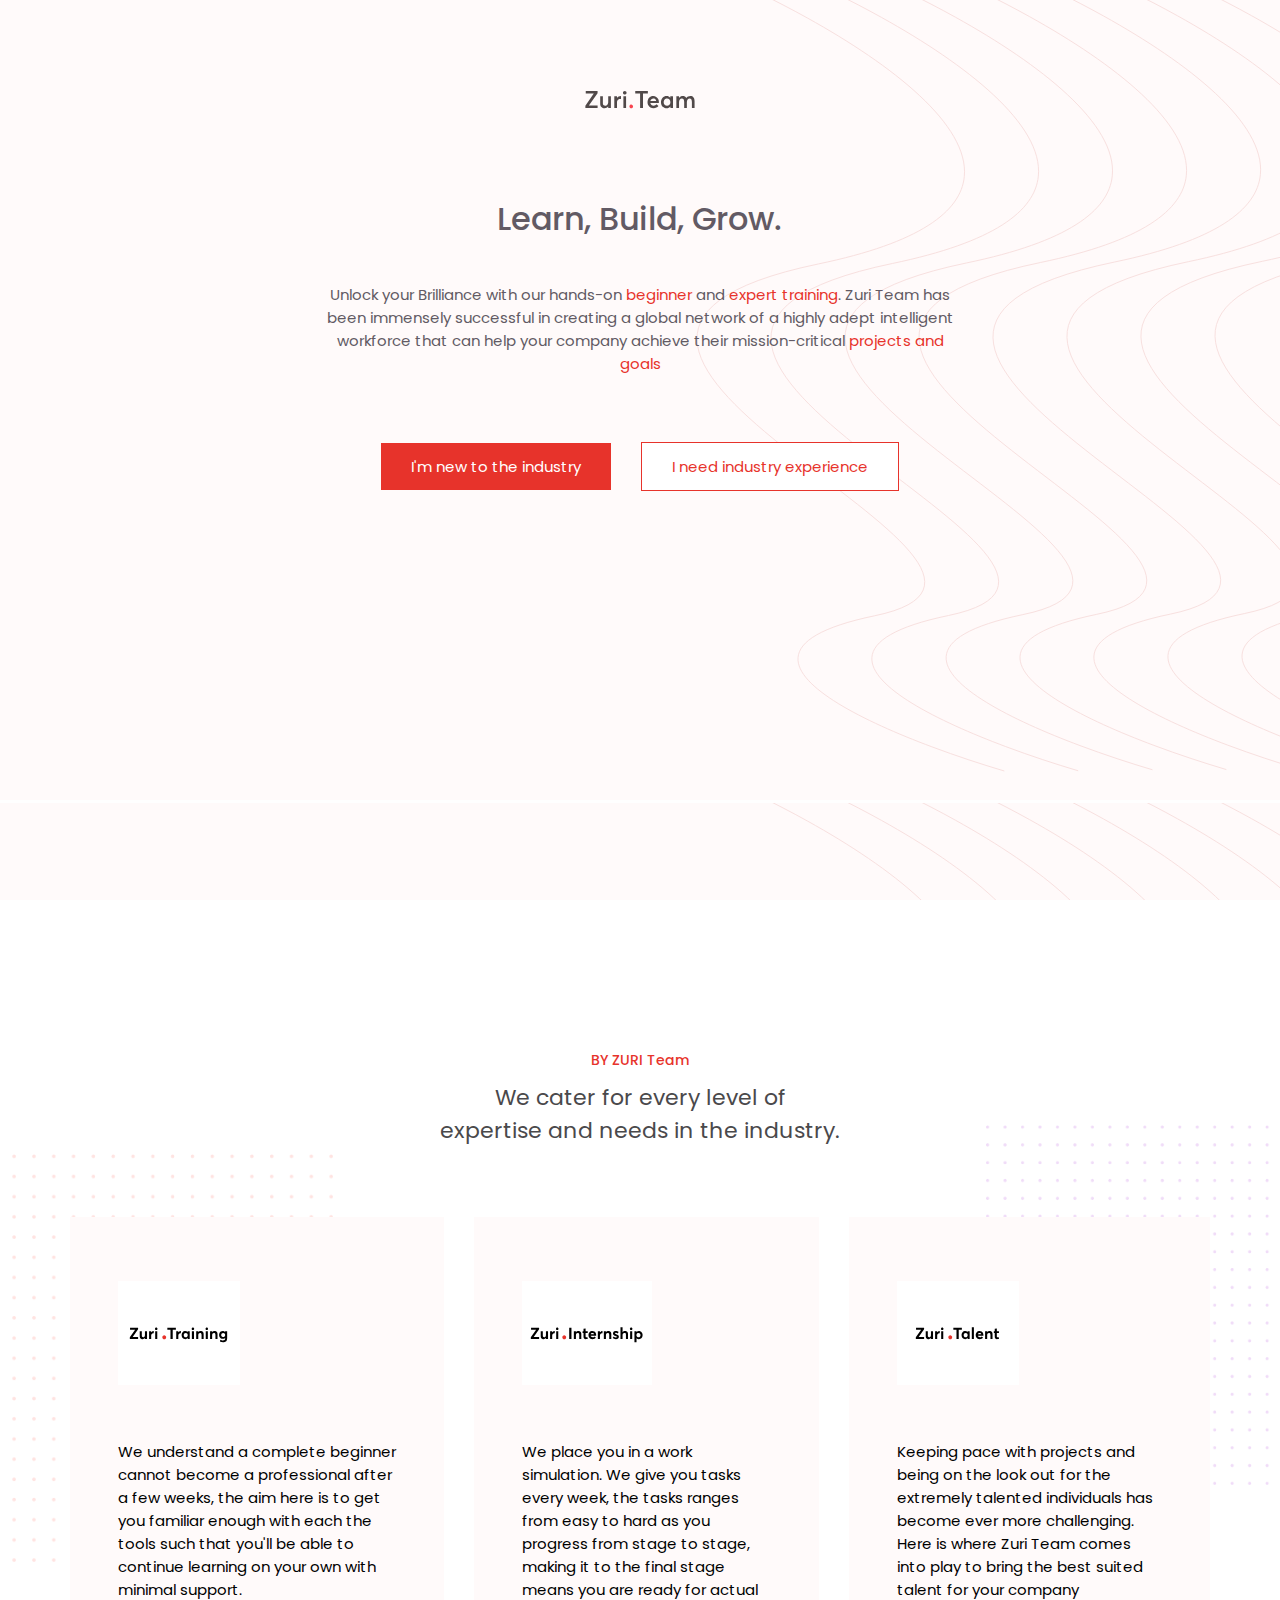
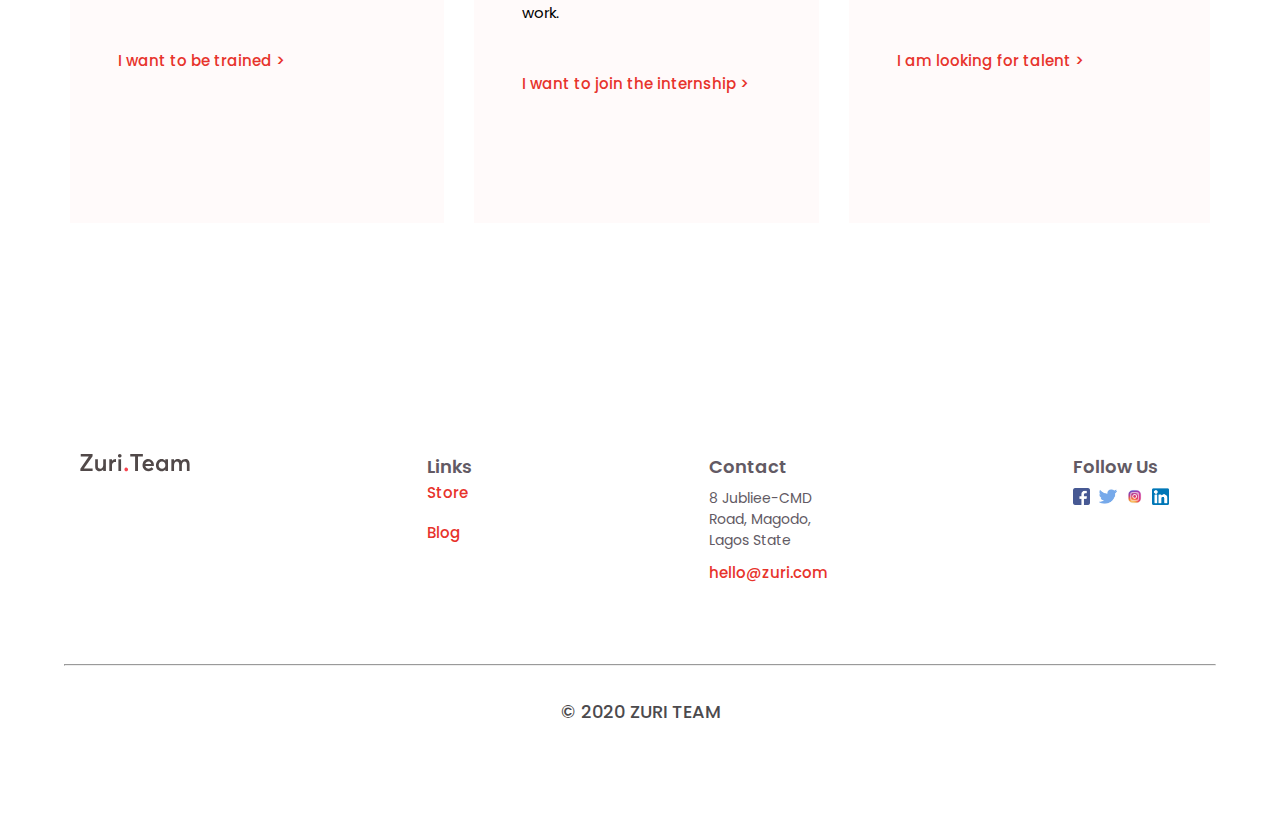
<file: index.html>
<!DOCTYPE html>
<html lang="en">
<head>
    <meta charset="UTF-8">
    <meta http-equiv="X-UA-Compatible" content="IE=edge">
    <meta name="viewport" content="width=device-width, initial-scale=1.0">
    <title>Zuri website</title>
    <link rel="preconnect" href="https://fonts.gstatic.com" crossorigin>
    <link href="https://fonts.googleapis.com/css2?family=Poppins:wght@400;500;600;700&display=swap" rel="stylesheet">
    <link rel="stylesheet" href="CSS/style.css">
</head>
<body>
    <section id="landingPageSection">
        <div class="landingPageText">
            <div class="zuriLogo">
                <img src="/Images/zuri-logo-full.svg" alt="logo">
            </div>
    
            <div class="landingPageArea">
                <h1>Learn, Build, Grow.</h1>
                <p>
                    Unlock your Brilliance with our hands-on <a href="/beginner.html">
                    <span style="color: #E7332B;">beginner</span></a> 
                    and <a href="https://internship.zuri.team/"><span style="color: #E7332B;">
                    expert training</span></a>. Zuri Team has been immensely
                    successful in creating a global network of a highly adept intelligent workforce that can help
                    your company achieve their mission-critical<a href="/trainingZuri.html">
                    <span style="color: #E7332B;"> projects and goals</span></a>
                </p>
            </div>
            <div class="landingPageButton">
                <div class="firstButton">
                    <a href="/beginner.html">I'm new to the industry</a>
                </div>
                <div class="secondButton">
                    <a href="/trainingZuri.html">I need industry experience</a>
                </div>
            </div>
        </div>
    </section>

    <section>
        <div class="landingPageMiddleText">
            <p style="color: #E7332B; font-size:14px;  font-weight: 500; margin-bottom: 10px;">BY ZURI Team</p>
            <p style="font-size: 22px;">
                We cater for every level of <br> expertise and needs in the industry.
            </p>
        </div>
        <div class="landingPageMiddleSection">

            <img class="leftIcon" src="/Images/left_bvmv7q.png" alt="">
            <img class="rightIcon" src="/Images/right_yz6hn3.png" alt="">

            <div class="TrainingSection">
                <img src="/Images/zuri-training-img.svg" alt="Traning">
                <div>
                    <p>
                        We understand a complete beginner cannot become a professional after a few weeks, 
                        the aim here is to get you familiar enough with each the tools such that you'll be
                        able to continue learning on your own with minimal support.
                    </p>
                    <p>
                       <a href="https://training.zuri.team/">I want to be trained ></a>
                    <p>
                </div>
            </div>

            <div  class="TrainingSection">
                <img src="/Images/zuri-internship-img.svg" alt="Internship">
                <div>
                    <p>
                        We place you in a work simulation. We give you tasks every week, the tasks ranges from easy 
                        to hard as you progress from stage to stage, making it to the final stage means you are ready for actual work.
                    </p>
                    <p>
                        <a href="https://internship.zuri.team/">I want to join the internship ></a>
                    <p>
                </div>
            </div>

            <div  class="TrainingSection">
                <img src="/Images/zuri-talent-img.svg" alt="Talent">
                <div>
                    <p>
                        Keeping pace with projects and being on the look out for the extremely talented individuals has become ever more challenging. 
                        Here is where Zuri Team comes into play to bring the best suited talent for your company
                    </p>
                    <p>
                        <a href="https://talent.zuri.team/">I am looking for talent ></a>
                    <p>
                </div>
            </div>
        </div>
    </section>

    <section>
        <div id="footerSection">
            <div class="footerLogo">
                <img src="/Images/zuri-logo-full.svg" alt="">
            </div>

            <div>
                <h3>Links</h3>
                <p class="footerLink">
                   <a href="https://flutterwave.com/store/zuriteam">Store</a>
                </p>
                <p class="footerLink">
                    <a href="https://blog.zuri.team">Blog</a>
                </p>
            </div>

            <div>
                <h3>Contact</h3>
                <p class="contactP">
                    8 Jubliee-CMD Road, Magodo, <br> Lagos State
                </p>
                <p style="font-size: 14px; margin-top: 10px;">
                    <a href="mailto:hello@zuri.com">hello@zuri.com</a>
                </p>
            </div>

            <div class="footerMediaTxt">
                <h3>Follow Us</h3>
                <div class="footerMediaSection">
                    <a href=""><img src="/Images/fb.png" alt="Facebook"></a>
                    <a href=""><img src="/Images/twitter.png" alt="Twitter"></a>
                    <a href=""><img src="/Images/IG.png" alt="Instagram"></a>
                    <a href=""><img src="/Images/in.png" alt="Linkedin"></a>
                </div>
            </div>
        </div>
        <hr class="bottomHr">
        <div class="team">
            <h3> &copy; 2020 ZURI TEAM</h3>
        </div>
    </section>
    
</body>
</html>
</file>
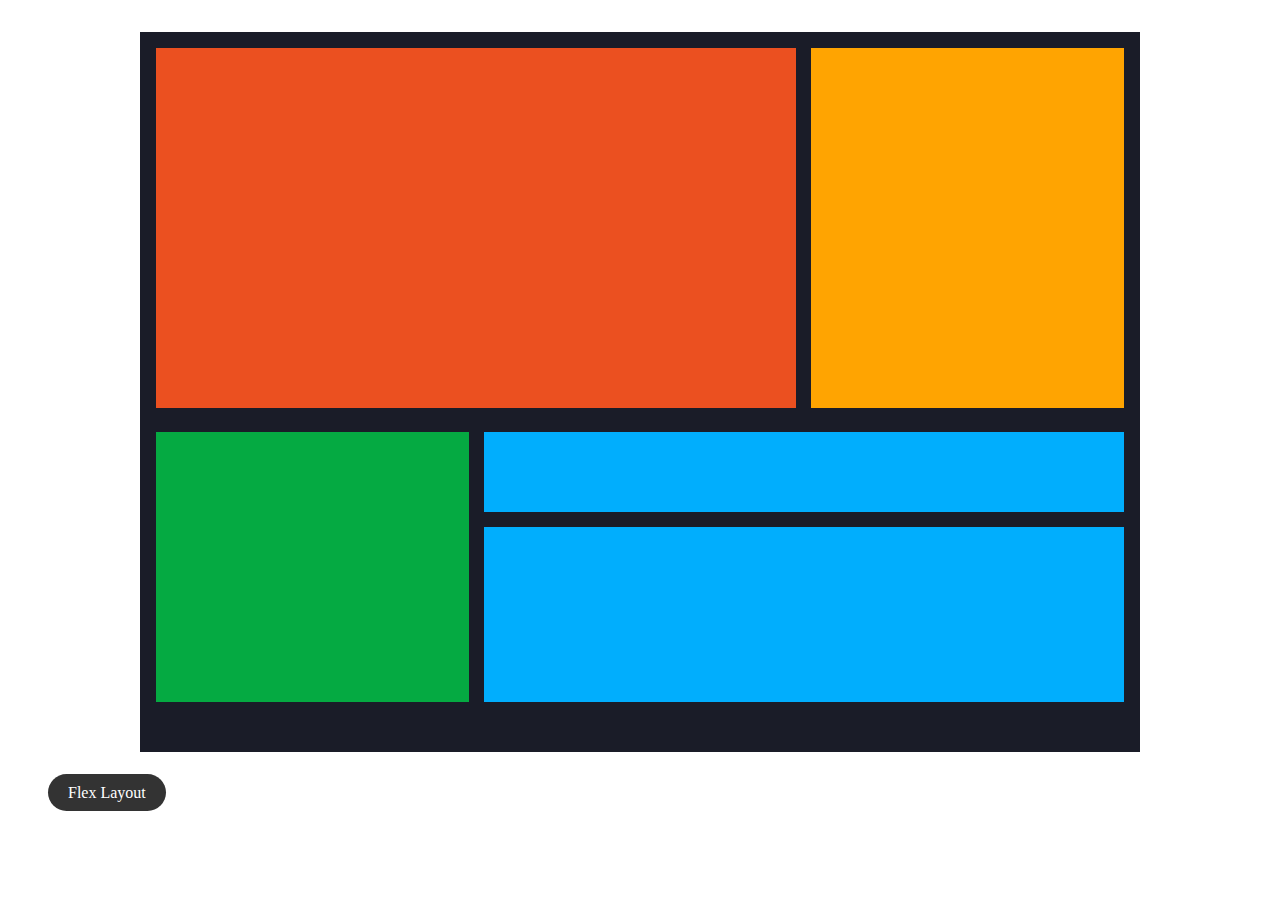
<file: grid.html>
<!DOCTYPE html>
<html lang="en">
<head>
    <meta charset="UTF-8">
    <meta http-equiv="X-UA-Compatible" content="IE=edge">
    <meta name="viewport" content="width=device-width, initial-scale=1.0">
    <title>Document</title>
    <link rel="stylesheet" href="/css/gridstyle.css">
</head>
<body>
    <div class="container">
        <div class="topDiv">
            <div class="topLeft"></div>
            <div class="topRight"></div>
        </div>
        <div class="bottomDiv">
            <div class="bottomLeft"></div>
            <div class="bottomRight">
                <div class="top"></div>
            </div>
        </div>
    </div>
    <a href="/">Flex Layout</a>
</body>
</html>
</file>
<file: CSS/style.css>
*{
    box-sizing: border-box;
    padding: 0;
    margin: 0;
    font-family: 'Poppins', sans-serif;
}

a{
    text-decoration: none;
}

html, body{
    overflow-x: hidden;
    scroll-behavior: smooth;
}

#landingPageSection{
    background: url(/Images/hero-bg.svg);
    height: 100vh;
    text-align: center;
    justify-content: center;
}

.landingPageText{
    position: relative;
    top: 10%;
    width: 50%;
    margin:0 auto;
    text-align: center;
    color: #625A64;
    font-size: 15px;
    font-weight: 400;
}

.landingPageArea h1{
    margin-top: 80px;
    margin-bottom: 40px;
    font-weight: 500;
    font-size: 32px;
}

.landingPageButton{
    display:flex;
    align-items: center;
    justify-content: center;
    margin-top: 80px;
}

.firstButton a{
    background-color: #E7332B;
    padding: 13px  30px;
    color: #fff;
    font-size: 15px;
    border: none;
    margin-right: 30px;
}

.firstButton a:hover{
  background-color: #fff;
  color: #E7332B;
  border: 1px solid #E7332B ;
}

.secondButton a{
    background-color: #fff;
    padding: 13px  30px;
    color: #E7332B;
    font-size: 15px;
    border: 1px solid #E7332B ;
}

.secondButton a:hover{
    background-color: #E7332B;
    color: #fff;
    border: none;
}

.landingPageMiddleText{
    text-align: center;
    color: #4a494b;
    margin-top: 150px;
}

.landingPageMiddleSection{
    display: flex;
    position: relative;
    padding: 70px;
    justify-content: flex-end;
    gap: 30px;
}

.TrainingSection{
    padding: 4rem 3rem 5rem;
    background-color: #FFFAFA;
}

.TrainingSection p{
    margin-top: 3rem ;
    margin-bottom: 2rem;
    font-size: 15px;
}

.TrainingSection a{
  color:#E7332B;
  font-weight: 500;
  font-size: 15px;
}

/* This was used to an image by the left and right side of the screen */
.leftIcon{
    position: absolute;
    left: 0;
    top:1%;
    z-index: -1;
    width: 26%;
}

.rightIcon{
    position: absolute;
    right: 0;
    top:-3%;
    z-index: -1;
    width: 23%;
}

#footerSection{
    display: flex;
    justify-content: space-between;
    padding: 10rem 1rem 5rem 5rem;
    gap: 20%;
}

#footerSection h3{
    color:#625A64 ;
    font-size: 18px;
    font-weight: 600;
}

#footerSection a{
    color: #E7332B;
    font-size: 15px;
    font-weight: 500;
}

.footerLink {
    margin-bottom: 15px;
}

#footerSection .contactP{
    font-size: 14px;
    color:#625A64 ;
    font-weight: 400;
    margin-top: 8px;
}

.footerMediaSection img{
    width: 9%;
    margin-right: 5px;
    margin-top: 8px;
}

.bottomHr{
    width: 90%;
    margin: auto;
}

.team h3{
    text-align: center;
    color: #4c4a4d;
    font-size: 18px;
    font-weight: 500;
    padding-top: 2rem;
    padding-bottom: 6rem;
}

@media screen and (max-width:992px) {
    .landingPageText{
        width: 70%;
    }

    .landingPageMiddleSection{
        flex-direction: column;
    }

    #footerSection{
        gap: 150px;
    }

    .footerMediaSection img{
        width: 10%;
    }
}

@media screen and (max-width:768px) {
    .firstButton a{
        padding: 13px  25px;
    }

    .secondButton a{
        padding: 13px  25px;
    }

    .TrainingSection{
        padding: 4rem 3rem 3rem;
    }

    #footerSection{
        flex-direction: column;
        gap: 20px;
        text-align: center;
        justify-content: center;
        padding: 10rem 5rem 5rem 5rem;
    }

    #footerSection h3{
        font-size: 24px;
    }

    .footerMediaSection img{
        width: 3%;
    }

    .footerLogo img{
        width: 25%;
    }
}

@media screen and (max-width:576px) {
    .landingPageText{
       width: 95%;
    }
    
    .landingPageButton{
       flex-direction: column;
       gap: 50px;
    }

    .firstButton a{
        margin-right: 0;
    }

    .landingPageMiddleSection{
        padding: 70px  35px;
    }

    .footerLogo img{
        width: 35%;
    }

    .footerMediaSection img{
        width: 5%;
    }

}

@media screen and (max-width:375px) {
    .landingPageText{
        width: 96%;
    }

    .landingPageArea h1{
        font-weight: 600;
        font-size: 28px;
    }

    .landingPageMiddleSection{
        padding: 70px  23px;
    }

    #footerSection h3{
        font-size: 23px;
    }

    .footerLogo img{
        width: 70%;
    }

    .footerMediaSection img{
        width: 9%;
    }
}
</file>
<file: css/gridstyle.css>
*{
    margin: 0;
    box-sizing: border-box;
    padding: 0;
}

a{
    margin-left: 3rem;
    background-color: #333;
    color: #fff;
    padding: 10px 20px;
    margin-bottom: 1rem;
    border-radius: 50px;
    text-decoration: none;
}

.container{
    max-width: 1000px;
    margin: 2rem auto;
    background-color: rgb(26,28,40);
    height: 80vh;
}

.topDiv{
    display: grid;
    grid-template-columns: repeat(3, 1fr);
    column-gap: 15px;
    padding: 1rem 1rem 0.5rem 1rem;
}

.bottomDiv{
    display: grid;
    grid-template-columns: repeat(3, 1fr);
    column-gap: 15px;
    padding: 1rem 1rem 0.5rem 1rem;
}

.topLeft{
    background-color: #EB5020;
    height: 40vh;
    grid-column: 1 / 3;
}

.topRight{
    background-color: #FFA401;
    height: 40vh;
    grid-column: 3;
}

.bottomLeft{
    background-color: #05AA42;
    height: 30vh;
    grid-column: 1 / 2;
}

.bottomRight{
    background-color: #01AEFD;
    grid-column: 2/4;
    row-gap: 10px;
}

.top{
    background-color: rgb(26,28,40);
    height: 15px;
    width: 100%;
    margin: 5rem auto;
}
</file>
